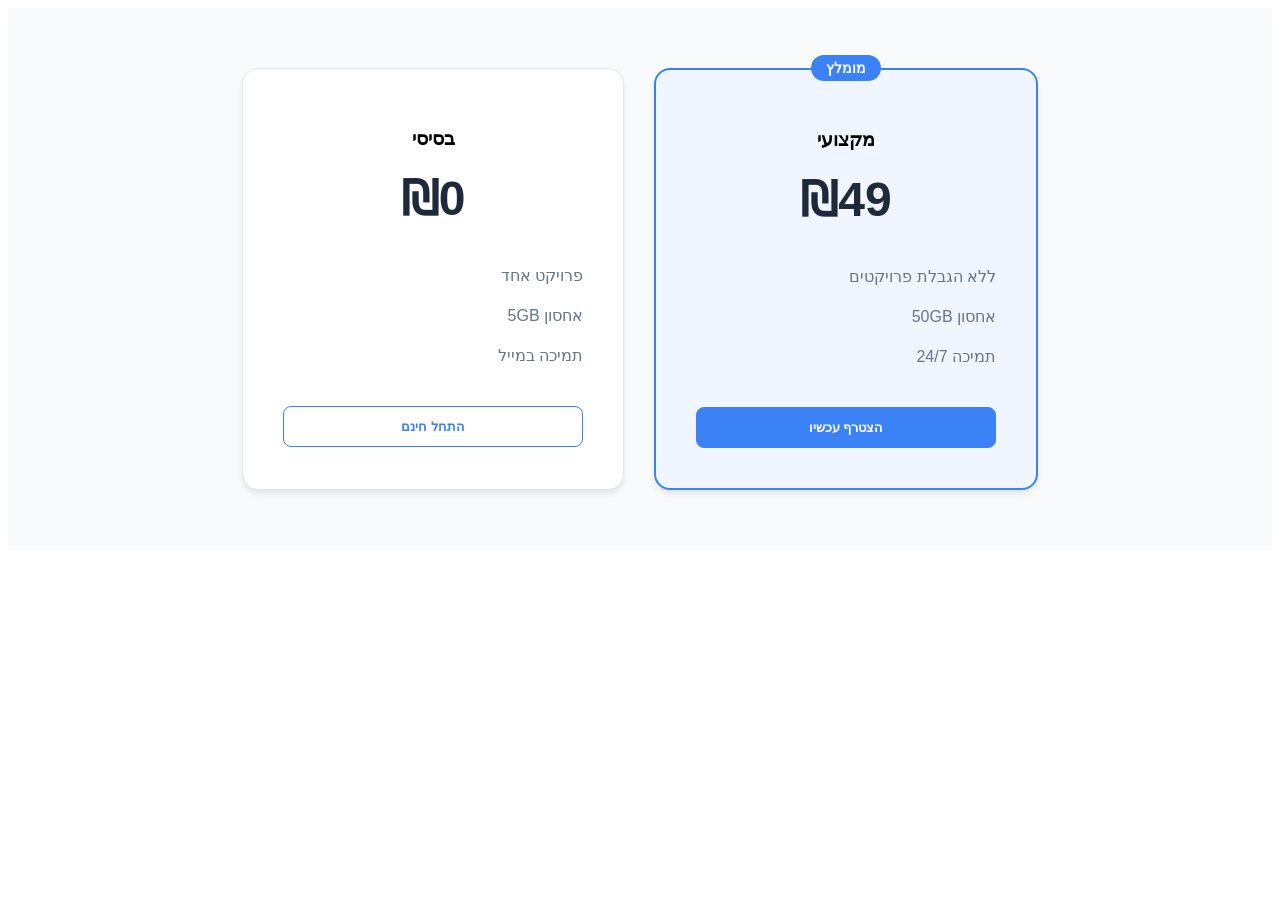
<file: exampels/service.html>
<!DOCTYPE html>
<html lang="en">

<head>
    <meta charset="UTF-8">
    <meta name="viewport" content="width=device-width, initial-scale=1.0">
    <title>Document</title>

    <style>
        #pricing_section {
            display: flex;
            justify-content: center;
            gap: 30px;
            padding: 60px 20px;
            background-color: #f8fafc;
            flex-wrap: wrap;
            font-family: 'Segoe UI', sans-serif;
        }

        .pricing-card {
            background: #ffffff;
            border: 1px solid #e2e8f0;
            border-radius: 16px;
            padding: 40px;
            width: 300px;
            text-align: center;
            box-shadow: 0 4px 6px -1px rgba(0, 0, 0, 0.1);
            position: relative;
            transition: transform 0.3s ease;
        }

        .pricing-card:hover {
            transform: translateY(-10px);
            box-shadow: 0 20px 25px -5px rgba(0, 0, 0, 0.1);
        }

        .popular {
            border: 2px solid #3b82f6;
            background: #eff6ff;
        }

        .popular-badge {
            position: absolute;
            top: -15px;
            right: 50%;
            transform: translateX(50%);
            background: #3b82f6;
            color: white;
            padding: 5px 15px;
            border-radius: 20px;
            font-size: 14px;
            font-weight: bold;
        }

        .plan-price {
            font-size: 48px;
            font-weight: 800;
            color: #1e293b;
            margin: 20px 0;
        }

        .plan-features {
            list-style: none;
            padding: 0;
            margin: 30px 0;
            text-align: right;
            line-height: 2.5;
            color: #64748b;
        }

        .plan-btn {
            width: 100%;
            padding: 12px;
            border-radius: 8px;
            border: 1px solid #3b82f6;
            background: transparent;
            color: #3b82f6;
            font-weight: bold;
            cursor: pointer;
        }

        .plan-btn.primary {
            background: #3b82f6;
            color: white;
        }
    </style>
</head>

<body>

    <section id="pricing_section" class="pricing-container">
        <div id="plan_basic" class="pricing-card">
            <h3 id="p_title_1" class="plan-title">בסיסי</h3>
            <div id="p_price_1" class="plan-price">₪0</div>
            <ul id="p_list_1" class="plan-features">
                <li>פרויקט אחד</li>
                <li>5GB אחסון</li>
                <li>תמיכה במייל</li>
            </ul>
            <button id="p_btn_1" class="plan-btn">התחל חינם</button>
        </div>

        <div id="plan_pro" class="pricing-card popular">
            <div id="badge_pro" class="popular-badge">מומלץ</div>
            <h3 id="p_title_2" class="plan-title">מקצועי</h3>
            <div id="p_price_2" class="plan-price">₪49</div>
            <ul id="p_list_2" class="plan-features">
                <li>ללא הגבלת פרויקטים</li>
                <li>50GB אחסון</li>
                <li>תמיכה 24/7</li>
            </ul>
            <button id="p_btn_2" class="plan-btn primary">הצטרף עכשיו</button>
        </div>
    </section>
</body>

</html>
</file>
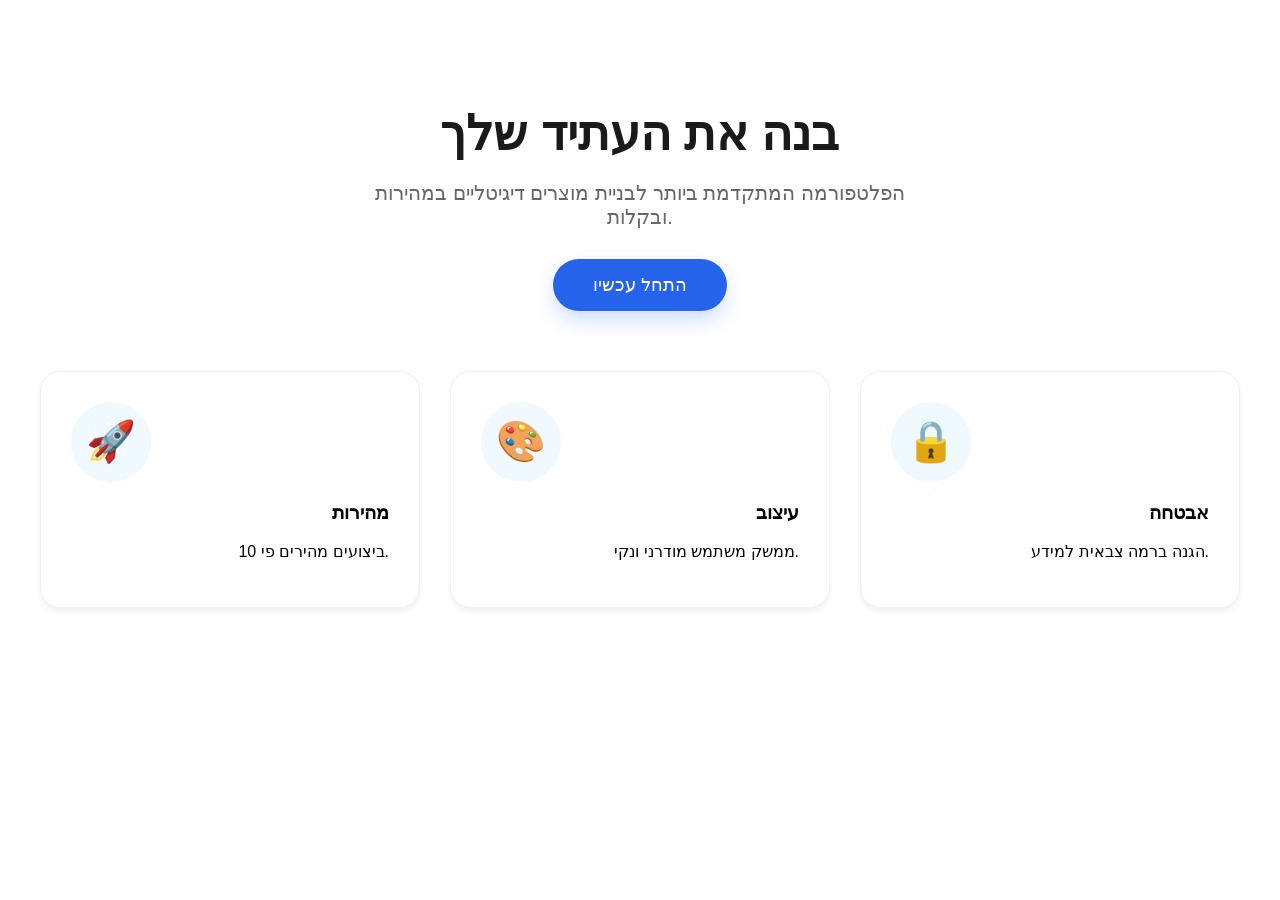
<file: exampels/site.html>
<!DOCTYPE html>
<html lang="en">

<head>
    <meta charset="UTF-8">
    <meta name="viewport" content="width=device-width, initial-scale=1.0">
    <title>Document</title>
    <style>
        #hero {
            padding: 60px 20px;
            font-family: 'Segoe UI', sans-serif;
            max-width: 1200px;
            margin: 0 auto;
            text-align: center;
        }

        #hero_content {
            margin-bottom: 60px;
        }

        #main_title {
            font-size: 48px;
            font-weight: 800;
            margin-bottom: 20px;
            color: #1a1a1a;
            line-height: 1.1;
        }

        #hero_text {
            font-size: 20px;
            color: #666;
            margin-bottom: 30px;
            max-width: 600px;
            margin-left: auto;
            margin-right: auto;
        }

        #cta_btn {
            padding: 15px 40px;
            font-size: 18px;
            background-color: #2563eb;
            color: white;
            border: none;
            border-radius: 50px;
            cursor: pointer;
            box-shadow: 0 10px 20px rgba(37, 99, 235, 0.2);
            transition: transform 0.2s;
        }

        #cta_btn:hover {
            transform: translateY(-2px);
        }

        #features {
            display: grid;
            grid-template-columns: repeat(auto-fit, minmax(250px, 1fr));
            gap: 30px;
            text-align: right;
        }

        .feature-card {
            background: white;
            padding: 30px;
            border-radius: 20px;
            box-shadow: 0 4px 6px rgba(0, 0, 0, 0.05);
            border: 1px solid #f0f0f0;
            transition: all 0.3s ease;
        }

        .feature-card:hover {
            transform: translateY(-5px);
            box-shadow: 0 20px 25px rgba(0, 0, 0, 0.1);
        }

        .card-icon {
            font-size: 40px;
            margin-bottom: 20px;
            background: #f0f9ff;
            width: 80px;
            height: 80px;
            display: flex;
            align-items: center;
            justify-content: center;
            border-radius: 50%;
        }
    </style>
</head>

<body>
    <section id="hero" class="hero-section">
        <div id="hero_content" class="hero-content">
            <h1 id="main_title" class="hero-title">בנה את העתיד שלך</h1>
            <p id="hero_text" class="hero-subtitle">הפלטפורמה המתקדמת ביותר לבניית מוצרים דיגיטליים
                במהירות ובקלות.</p>
            <button id="cta_btn">התחל עכשיו</button>
        </div>
        <div id="features" class="features-grid">
            <div id="card_1" class="feature-card">
                <div id="icon_1" class="card-icon">🚀</div>
                <h3 id="title_1">מהירות</h3>
                <p id="desc_1">ביצועים מהירים פי 10.</p>
            </div>
            <div id="card_2" class="feature-card">
                <div id="icon_2" class="card-icon">🎨</div>
                <h3 id="title_2">עיצוב</h3>
                <p id="desc_2">ממשק משתמש מודרני ונקי.</p>
            </div>
            <div id="card_3" class="feature-card">
                <div id="icon_3" class="card-icon">🔒</div>
                <h3 id="title_3">אבטחה</h3>
                <p id="desc_3">הגנה ברמה צבאית למידע.</p>
            </div>
        </div>
    </section>
</body>

</html>
</file>
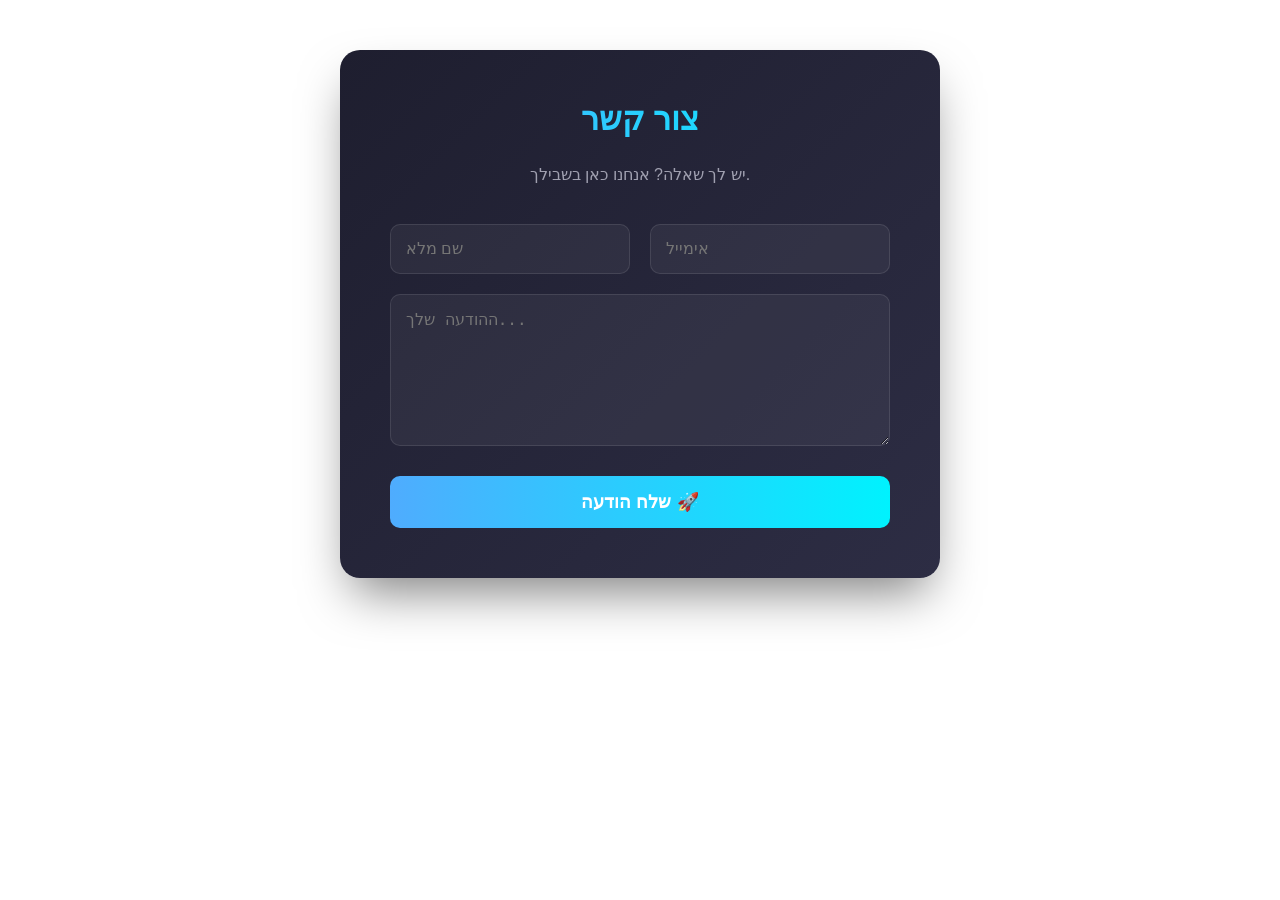
<file: exampels/support.html>
<!DOCTYPE html>
<html lang="en">

<head>
    <meta charset="UTF-8">
    <meta name="viewport" content="width=device-width, initial-scale=1.0">
    <title>Document</title>
    <style>
        #contact_wrapper {
            background: linear-gradient(135deg, #1e1e2f 0%, #2d2d44 100%);
            color: white;
            padding: 50px;
            border-radius: 20px;
            max-width: 500px;
            margin: 50px auto;
            box-shadow: 0 25px 50px -12px rgba(0, 0, 0, 0.5);
            font-family: sans-serif;
        }

        .contact-title {
            text-align: center;
            margin-top: 0;
            font-size: 32px;
            background: linear-gradient(to right, #4facfe 0%, #00f2fe 100%);
            -webkit-background-clip: text;
            -webkit-text-fill-color: transparent;
        }

        .contact-desc {
            text-align: center;
            color: #a0a0b0;
            margin-bottom: 40px;
        }

        .form-layout {
            display: grid;
            grid-template-columns: 1fr 1fr;
            gap: 20px;
        }

        .modern-input {
            background: rgba(255, 255, 255, 0.05);
            border: 1px solid rgba(255, 255, 255, 0.1);
            padding: 15px;
            border-radius: 10px;
            color: white;
            font-size: 16px;
            outline: none;
            transition: 0.3s;
        }

        .modern-input:focus {
            border-color: #4facfe;
            background: rgba(255, 255, 255, 0.1);
        }

        .full-width {
            grid-column: span 2;
            min-height: 120px;
            resize: vertical;
        }

        .send-btn {
            grid-column: span 2;
            background: linear-gradient(to right, #4facfe 0%, #00f2fe 100%);
            border: none;
            padding: 15px;
            color: white;
            font-weight: bold;
            font-size: 18px;
            border-radius: 10px;
            cursor: pointer;
            margin-top: 10px;
        }

        .send-btn:hover {
            opacity: 0.9;
            transform: scale(0.98);
        }
    </style>
</head>

<body>
    <div id="contact_wrapper" class="contact-box">
        <h2 id="c_title" class="contact-title">צור קשר</h2>
        <p id="c_desc" class="contact-desc">יש לך שאלה? אנחנו כאן בשבילך.</p>

        <div id="form_grid" class="form-layout">
            <input type="text" id="inp_name" class="modern-input" placeholder="שם מלא">
            <input type="email" id="inp_email" class="modern-input" placeholder="אימייל">
            <textarea id="inp_msg" class="modern-input full-width" placeholder="ההודעה שלך..."></textarea>
            <button id="btn_send" class="send-btn">שלח הודעה 🚀</button>
        </div>
    </div>
</body>

</html>
</file>
